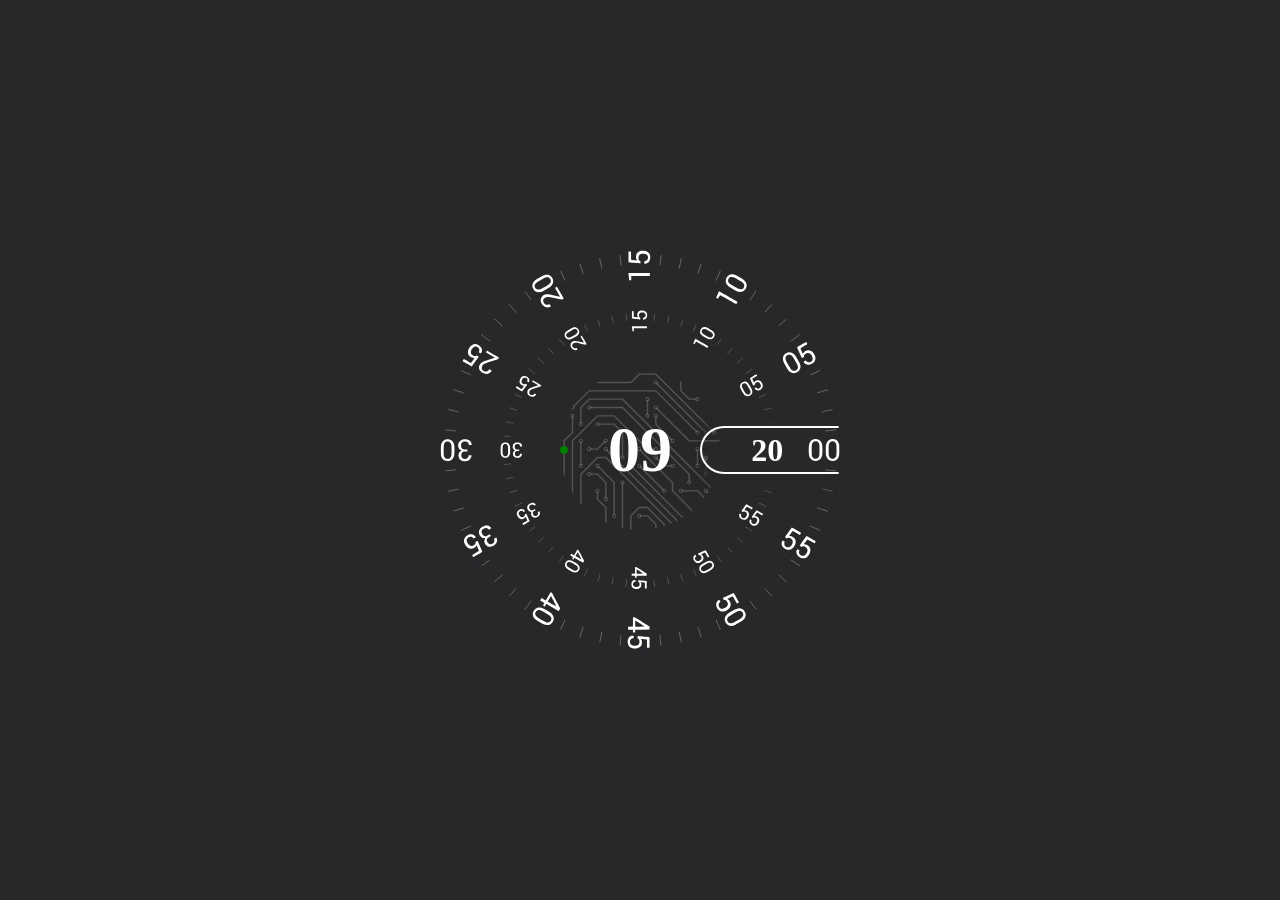
<file: clock/index.html>
<!DOCTYPE html>
<html>
  <head>
    <meta http-equiv="content-type" content="text/html; charset=utf-8" />
    <meta name="viewport" content="width=device-width, initial-scale=1.0">
    <title>JavaScript Clock</title>
    
    <!--[
    This Clock is create by — ( R A H U L )
    GitHub — github.com/owlbunt 
    Instagram — instagram.com/owlbunt
    ]-->
    
    <!-- External Css -->
    <link rel="stylesheet" href="assets/style.css" type="text/css" media="all" />
  </head>
  <body>
    
    <!--[ Main Container]-->
    <div class="container">
      <!--[ Clock Body ]-->
      <div class="clockBody">
        <!--[ Seconds Element ]-->
        <div class="s"></div>
        <!--[ Minutes Element ]-->
        <div class="m" minute='00'>
          <div></div>
        </div>
        <!--[ Hours Element]-->
        <div class="h">00</div>
      </div>
    </div>
    
    <!--[ External JavaScript ]-->
    <script src="assets/script.js" type="text/javascript" charset="utf-8"></script>
  </body>
</html>
</file>
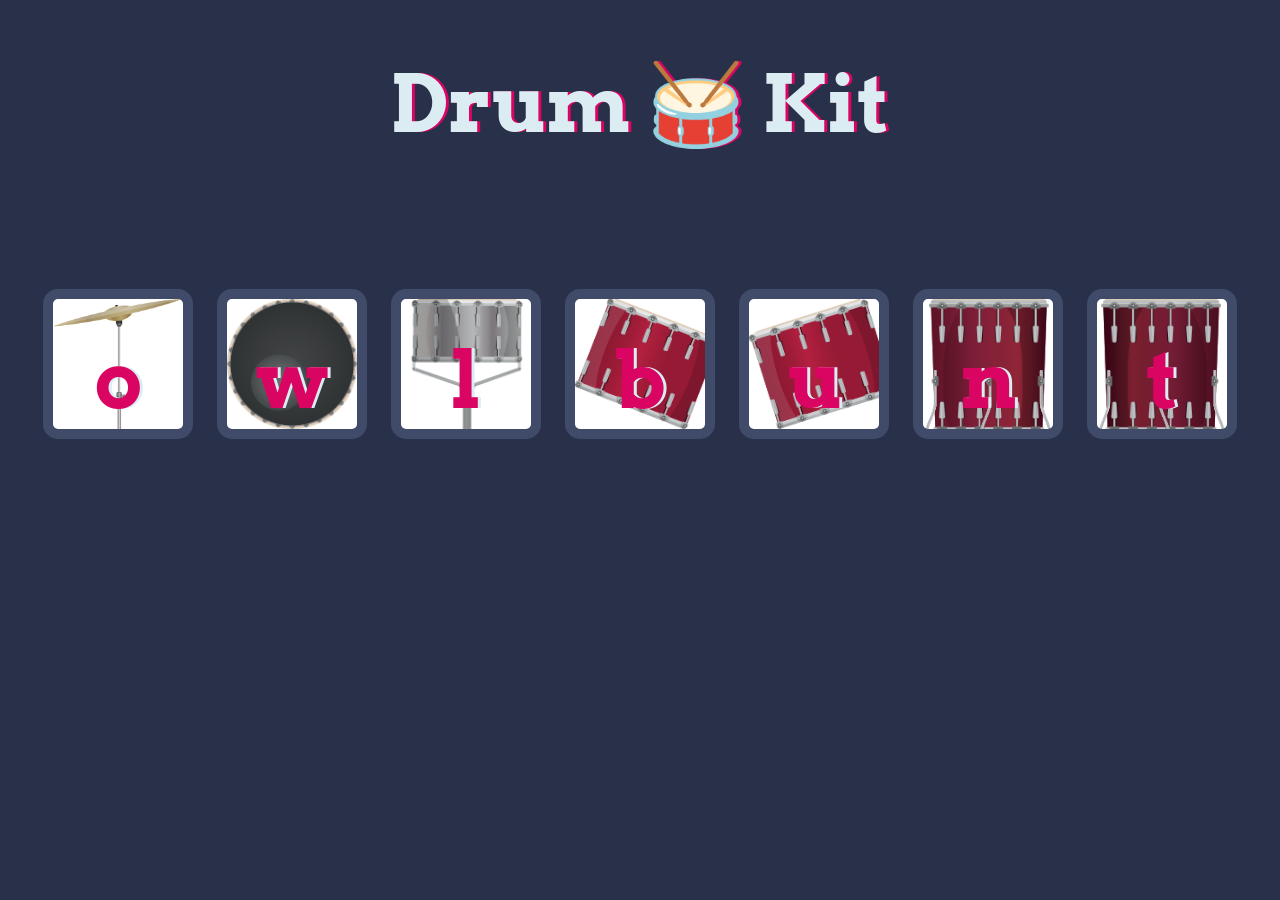
<file: drumKit/index.html>
<!DOCTYPE html>
<html lang="en" dir="ltr">

<head>
  <meta charset="utf-8">
  <meta name="viewport" content="width=device-width, initial-scale=1" />
  <title>Drum Kit</title>

  <!-- External CSS -->
  <link rel="stylesheet" href="Assets/styles.css">
  <link href="https://fonts.googleapis.com/css?family=Arvo" rel="stylesheet">
</head>

<body>

  <h1 id="title">Drum 🥁 Kit</h1>
  <div class="set">
    <button class="o drum">o</button>
    <button class="w drum">w</button>
    <button class="l drum">l</button>
    <button class="b drum">b</button>
    <button class="u drum">u</button>
    <button class="n drum">n</button>
    <button class="t drum">t</button>
  </div>

<!-- External JS -->
<script src="Assets/script.js"></script>
</body>

</html>
</file>
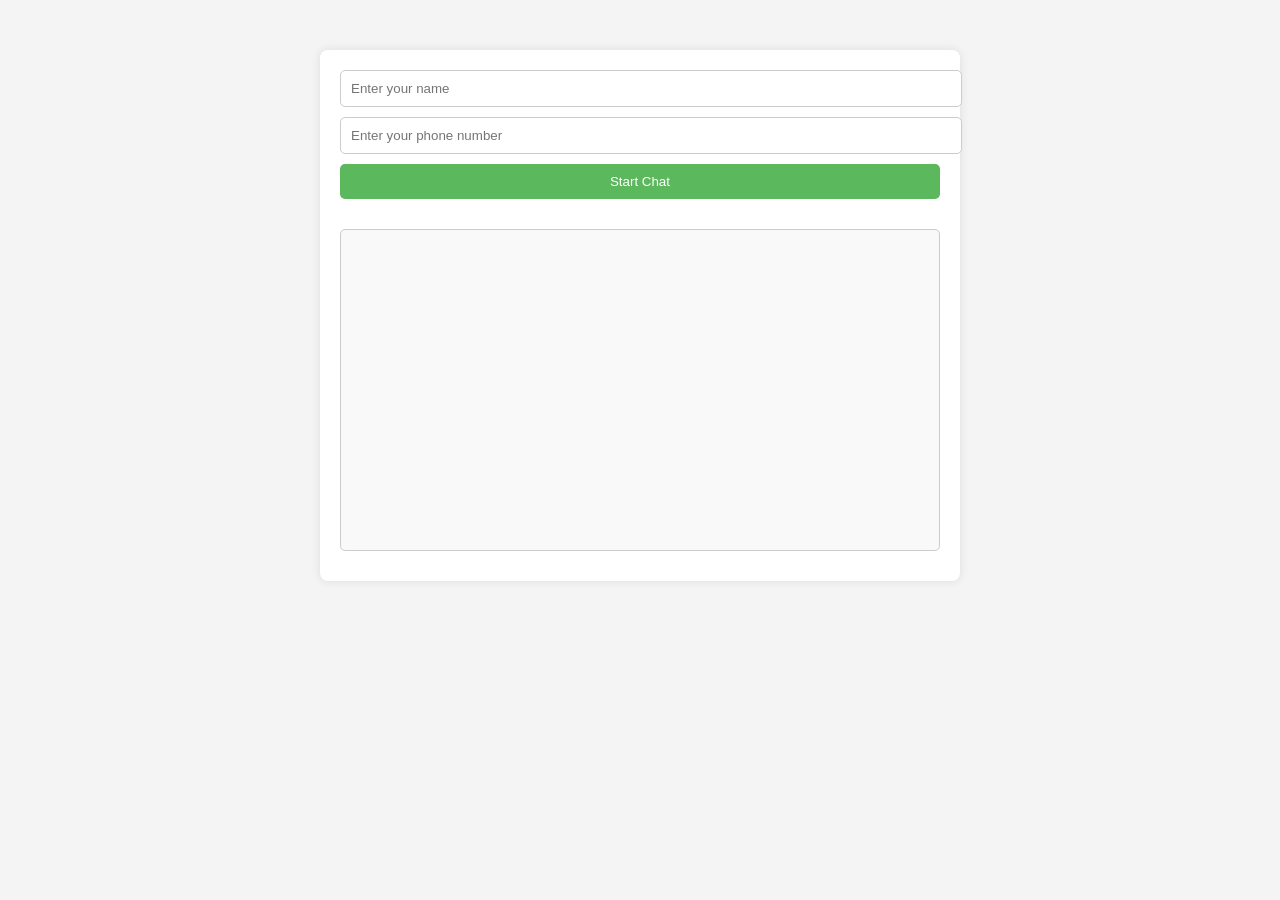
<file: flick/index.html>
<!DOCTYPE html>
<html lang="en">
<head>
    <meta charset="UTF-8">
    <meta name="viewport" content="width=device-width, initial-scale=1.0">
    <title>Chat App</title>
    <style>
        body {
            font-family: Arial, sans-serif;
            margin: 0;
            padding: 0;
            background-color: #f4f4f4;
        }
        #chat-container {
            max-width: 600px;
            margin: 50px auto;
            padding: 20px;
            background: white;
            border-radius: 8px;
            box-shadow: 0 0 10px rgba(0, 0, 0, 0.1);
        }
        #message-container {
            height: 300px;
            overflow-y: scroll;
            border: 1px solid #ccc;
            padding: 10px;
            margin-bottom: 10px;
            border-radius: 5px;
            background-color: #f9f9f9;
        }
        #message-container div {
            margin-bottom: 10px;
        }
        input[type="text"], input[type="submit"] {
            width: 100%;
            padding: 10px;
            margin-bottom: 10px;
            border: 1px solid #ccc;
            border-radius: 5px;
        }
        input[type="submit"] {
            background-color: #5cb85c;
            color: white;
            border: none;
            cursor: pointer;
        }
        input[type="submit"]:hover {
            background-color: #4cae4c;
        }
        #name-phone-container {
            display: none;
            margin-bottom: 20px;
        }
    </style>
</head>
<body>
    <div id="chat-container">
        <div id="name-phone-container">
            <input type="text" id="name" placeholder="Enter your name" required>
            <input type="text" id="Username" placeholder="Enter your phone number" required>
            <input type="submit" id="start-chat" value="Start Chat">
        </div>
        <div id="message-container"></div>
        <input type="text" id="message" placeholder="Type your message" required>
        <input type="submit" id="send-message" value="Send Message">
    </div>

    <script>
        const databaseURL = "https://loomchatapp-default-rtdb.asia-southeast1.firebasedatabase.app/loomChatApp/messages/global.json";
        const messageContainer = document.getElementById("message-container");
        const messageInput = document.getElementById("message");
        const namePhoneContainer = document.getElementById("name-phone-container");
        const nameInput = document.getElementById("name");
        const phoneInput = document.getElementById("Username");
        const startChatButton = document.getElementById("start-chat");

        // Show input for name and phone number
        window.onload = function() {
            namePhoneContainer.style.display = 'block';
            messageInput.style.display = 'none';
            document.getElementById("send-message").style.display = 'none';
        }

        startChatButton.onclick = function() {
            if (nameInput.value && phoneInput.value) {
                namePhoneContainer.style.display = 'none';
                messageInput.style.display = 'block';
                document.getElementById("send-message").style.display = 'inline-block';
                fetchMessages(); // Fetch existing messages
            } else {
                alert("Please enter both your name and phone number.");
            }
        };

        document.getElementById("send-message").onclick = function() {
            const message = messageInput.value;
            const name = nameInput.value;
            const phone = phoneInput.value;

            if (message) {
                const messageData = {
                    name: name,
                    phone: phone,
                    message: message,
                    timestamp: new Date().toISOString()
                };

                // Post message to Firebase
                fetch(databaseURL, {
                    method: 'POST',
                    headers: {
                        'Content-Type': 'application/json',
                    },
                    body: JSON.stringify(messageData),
                })
                .then(response => {
                    if (!response.ok) {
                        throw new Error('Network response was not ok ' + response.statusText);
                    }
                    return response.json();
                })
                .then(data => {
                    displayMessage(name, message);
                    messageInput.value = ""; // Clear input field
                })
                .catch(error => {
                    console.error('Error submitting message:', error);
                });
            } else {
                alert("Please type a message.");
            }
        };

        function displayMessage(name, message) {
            const messageElement = document.createElement("div");
            messageElement.textContent = `${name}: ${message}`;
            messageContainer.appendChild(messageElement);
            messageContainer.scrollTop = messageContainer.scrollHeight; // Scroll to the bottom
        }

        function fetchMessages() {
            fetch(databaseURL)
            .then(response => response.json())
            .then(data => {
                messageContainer.innerHTML = ''; // Clear the container
                for (const key in data) {
                    if (data.hasOwnProperty(key)) {
                        const msgData = data[key];
                        displayMessage(msgData.name, msgData.message);
                    }
                }
            })
            .catch(error => console.error('Error fetching messages:', error));
        }

        // Refresh messages every 5 seconds
        setInterval(fetchMessages, 1000);
    </script>
</body>
</html>
</file>
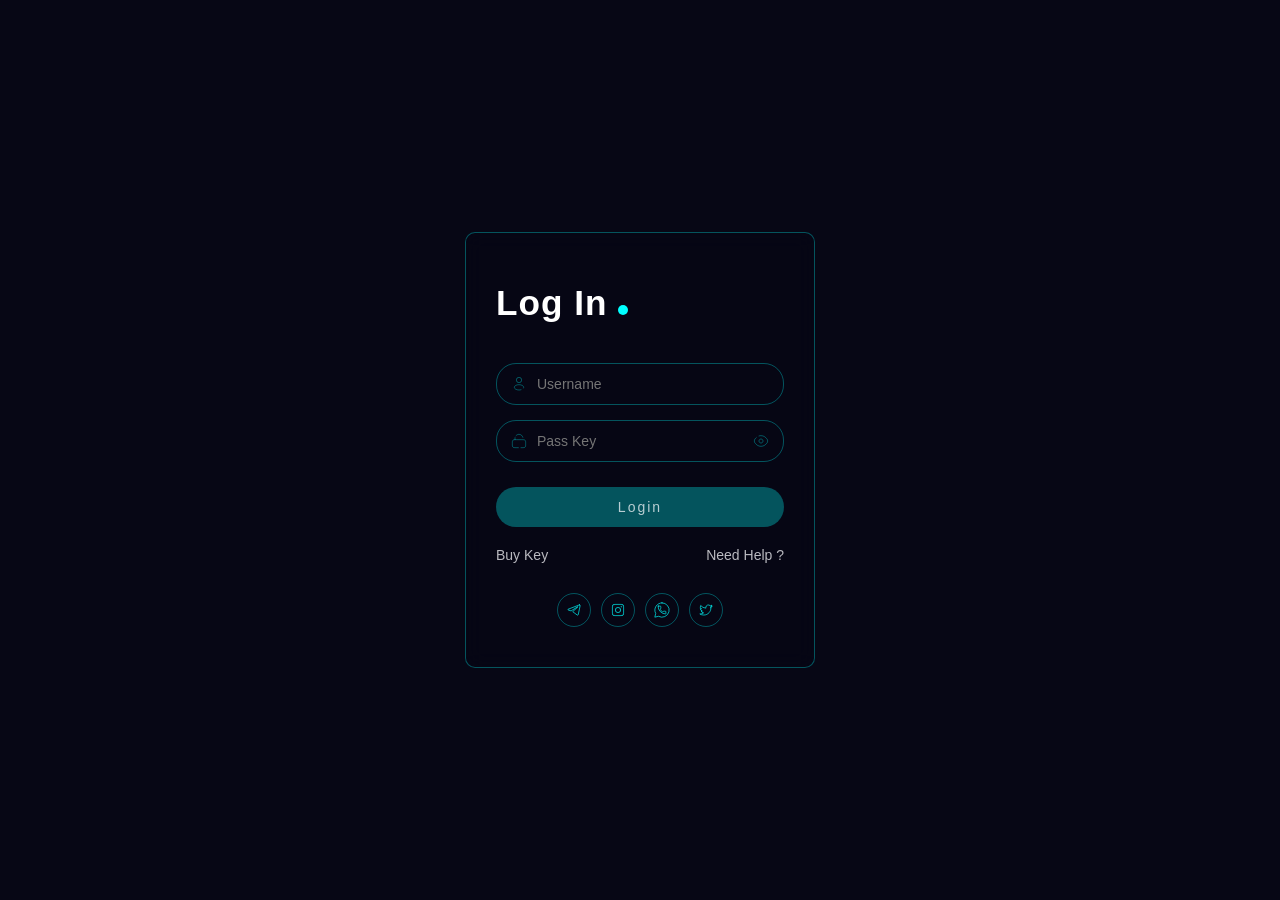
<file: loginPage/index.html>
<!DOCTYPE html>
<html lang="en">
<head>
    <meta charset="UTF-8">
    <meta name="viewport" content="width=device-width, initial-scale=1.0">
    <title>Login Page</title>
    <!-- [External CSS] -->
    <link rel="stylesheet" href="style.css">
</head>
<body>
    <!-- [Main Container] -->
    <main class="container">
        <div class="loginForm">
            <h1 class="heading">Log In</h1>
            <form action="login_process.php" method="post">
                <!-- [User Name] -->
                <div class="userName">
                    <!-- [User Icon] -->
                    <svg xmlns="http://www.w3.org/2000/svg" viewBox="0 0 24 24" fill="none"><circle cx="12" cy="6" r="4" stroke-width="1.5"/><path d="M15 20.6151C14.0907 20.8619 13.0736 21 12 21C8.13401 21 5 19.2091 5 17C5 14.7909 8.13401 13 12 13C15.866 13 19 14.7909 19 17C19 17.3453 18.9234 17.6804 18.7795 18" stroke-width="1.5" stroke-linecap="round"/></svg>
                    <input placeholder="Username" type="text" name="username" id="username">
                </div>
                <!-- [Password] -->
                <div class="password">
                    <!-- [password icon] -->
                    <svg xmlns="http://www.w3.org/2000/svg" viewBox="0 0 24 24" fill="none"><path d="M11 22H8C5.17157 22 3.75736 22 2.87868 21.1213C2 20.2426 2 18.8284 2 16C2 13.1716 2 11.7574 2.87868 10.8787C3.75736 10 5.17157 10 8 10H16C18.8284 10 20.2426 10 21.1213 10.8787C22 11.7574 22 13.1716 22 16C22 18.8284 22 20.2426 21.1213 21.1213C20.2426 22 18.8284 22 16 22H15" stroke-width="1.5" stroke-linecap="round"/><path d="M6 10V8C6 7.65929 6.0284 7.32521 6.08296 7M17.811 6.5C17.1449 3.91216 14.7958 2 12 2C10.223 2 8.62643 2.7725 7.52779 4" stroke-width="1.5" stroke-linecap="round"/></svg>
                    <input placeholder="Pass Key" type="password" name="password" id="password">
                    <!-- [ Show Password ] -->
                    <svg class="showPass" xmlns="http://www.w3.org/2000/svg" viewBox="0 0 24 24" fill="none"><path d="M9 4.45962C9.91153 4.16968 10.9104 4 12 4C16.1819 4 19.028 6.49956 20.7251 8.70433C21.575 9.80853 22 10.3606 22 12C22 13.6394 21.575 14.1915 20.7251 15.2957C19.028 17.5004 16.1819 20 12 20C7.81811 20 4.97196 17.5004 3.27489 15.2957C2.42496 14.1915 2 13.6394 2 12C2 10.3606 2.42496 9.80853 3.27489 8.70433C3.75612 8.07914 4.32973 7.43025 5 6.82137" stroke-width="1.5" stroke-linecap="round"/><path d="M15 12C15 13.6569 13.6569 15 12 15C10.3431 15 9 13.6569 9 12C9 10.3431 10.3431 9 12 9C13.6569 9 15 10.3431 15 12Z" stroke-width="1.5"/></svg>
                </div>
                <button class="loginBtn" type="submit" value="Login">Login</button>
            </form>
            <div class="helpSection">
                <a href="#">Buy Key</a>
                <a href="#">Need Help ?</a>
            </div>
            <div class="socialMenu">
                <a class="socialIcon" href="#"><svg xmlns="http://www.w3.org/2000/svg" viewBox="0 0 48 48" id="Layer_2" data-name="Layer 2"><defs><style>.cls-1{fill:none;;stroke-linecap:round;stroke-linejoin:round;}</style></defs><path class="cls-1" d="M40.83,8.48c1.14,0,2,1,1.54,2.86l-5.58,26.3c-.39,1.87-1.52,2.32-3.08,1.45L20.4,29.26a.4.4,0,0,1,0-.65L35.77,14.73c.7-.62-.15-.92-1.07-.36L15.41,26.54a.46.46,0,0,1-.4.05L6.82,24C5,23.47,5,22.22,7.23,21.33L40,8.69a2.16,2.16,0,0,1,.83-.21Z"/></svg></a>
                <a class="socialIcon" href="#"><svg xmlns="http://www.w3.org/2000/svg" viewBox="0 0 256 256" id="Flat"><path d="M128,84a44,44,0,1,0,44,44A44.04978,44.04978,0,0,0,128,84Zm0,80a36,36,0,1,1,36-36A36.04061,36.04061,0,0,1,128,164ZM172,32H84A52.059,52.059,0,0,0,32,84v88a52.059,52.059,0,0,0,52,52h88a52.059,52.059,0,0,0,52-52V84A52.059,52.059,0,0,0,172,32Zm44,140a44.04978,44.04978,0,0,1-44,44H84a44.04978,44.04978,0,0,1-44-44V84A44.04978,44.04978,0,0,1,84,40h88a44.04978,44.04978,0,0,1,44,44ZM188,76a8,8,0,1,1-8-8A8.00917,8.00917,0,0,1,188,76Z"/></svg></a>
                <a class="socialIcon" href="#"><svg xmlns="http://www.w3.org/2000/svg" viewBox="0 0 48 48" id="Layer_2" data-name="Layer 2"><defs><style>.cls-1{fill:none;;stroke-linecap:round;stroke-linejoin:round;}</style></defs><path class="cls-1" d="M24,2.5A21.52,21.52,0,0,0,5.15,34.36L2.5,45.5l11.14-2.65A21.5,21.5,0,1,0,24,2.5ZM13.25,12.27h5.86a1,1,0,0,1,1,1,10.4,10.4,0,0,0,.66,3.91,1.93,1.93,0,0,1-.66,2.44l-2.05,2a18.6,18.6,0,0,0,3.52,4.79A18.6,18.6,0,0,0,26.35,30l2-2.05c1-1,1.46-1,2.44-.66a10.4,10.4,0,0,0,3.91.66,1.05,1.05,0,0,1,1,1v5.86a1.05,1.05,0,0,1-1,1,23.68,23.68,0,0,1-15.64-6.84,23.6,23.6,0,0,1-6.84-15.64A1.07,1.07,0,0,1,13.25,12.27Z"/></svg></a>
                <a class="socialIcon" href="#"><svg xmlns="http://www.w3.org/2000/svg" viewBox="0 0 48 48" id="Layer_2" data-name="Layer 2"><defs><style>.cls-1{fill:none;;stroke-linecap:round;stroke-linejoin:round;}</style></defs><path class="cls-1" d="M38.74,16.55v1c0,10.07-7.64,21.61-21.62,21.61A21.14,21.14,0,0,1,5.5,35.71a12.22,12.22,0,0,0,1.81.11,15.25,15.25,0,0,0,9.44-3.24,7.56,7.56,0,0,1-7.1-5.29,6.9,6.9,0,0,0,1.44.15,7.53,7.53,0,0,0,2-.27A7.57,7.57,0,0,1,7,19.72v-.1a7.42,7.42,0,0,0,3.44.94A7.54,7.54,0,0,1,8.05,10.5a21.58,21.58,0,0,0,15.68,7.94,6.38,6.38,0,0,1-.21-1.74,7.55,7.55,0,0,1,13.17-5.31,15.59,15.59,0,0,0,4.83-1.85,7.65,7.65,0,0,1-3.39,4.27,15.87,15.87,0,0,0,4.37-1.26,15.56,15.56,0,0,1-3.76,4Z"/></svg></a>
                
            </div>
        </div>
    </main>

    <!-- [ Additional JS ] -->
    <script>
        // [ Disbale Login Button If Id or paswword is empty ] 
        window.addEventListener('DOMContentLoaded',()=>{const t=document.getElementById('username'),e=document.getElementById('password'),n=document.querySelector('.loginBtn'),o=()=>{n.classList.toggle('active',t.value.trim()!==''&&e.value.trim()!=='');n.disabled=!(t.value.trim()!==''&&e.value.trim()!=='')},i=(o)=>{!t.value.trim()||!e.value.trim()&&o.preventDefault()};o(),t.addEventListener('input',o),e.addEventListener('input',o),n.addEventListener('click',i)});
        // [ Show Hide Password]
        const showPassIcon=document.querySelector(".showPass"),passwordInput=document.getElementById("password");showPassIcon.addEventListener("click",()=>{showPassIcon.classList.toggle("active"),passwordInput.type==="password"?passwordInput.type="text":passwordInput.type="password"});
    </script>
</body>
</html>
</file>
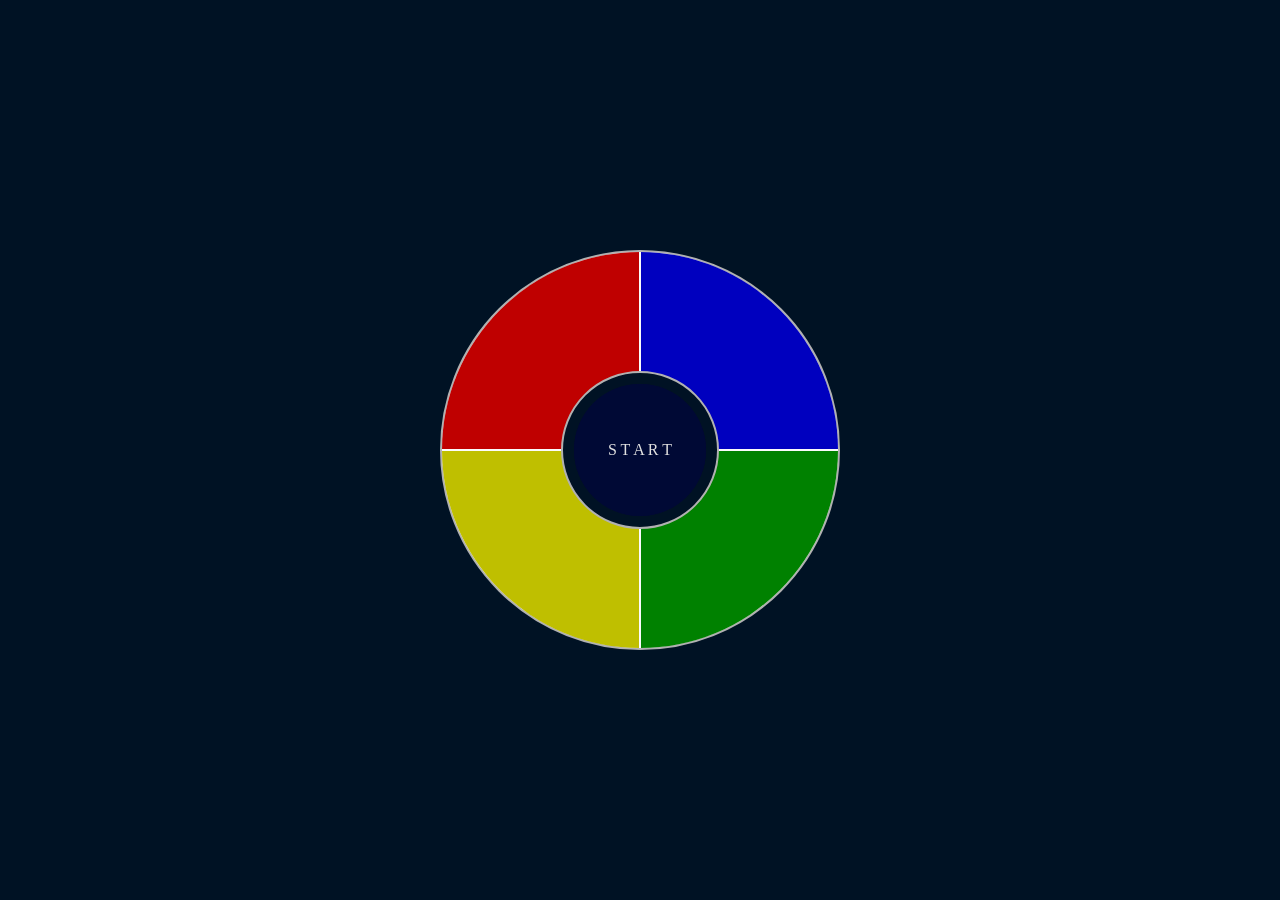
<file: simonGame/index.html>
<!DOCTYPE html>
<html lang="en">
<head>
  <meta charset="UTF-8">
  <meta name="viewport" content="width=device-width, initial-scale=1.0">
  <title>Simon Game</title>
  <!-- [ External CSS ] -->
  <link rel="stylesheet" href="assets/styles.css">
</head>
<body>
  <!-- [ Container ] -->
  <div class="container">
    <!-- [ Circle ] -->
    <div class="circle">
      <!-- [ Inner Circle ] -->
      <div class="innerCircle">
        <buttonn class="start">S T A R T</buttonn>
        <div class="score">
          <span>0</span>
        </div>
      </div>
      <!-- [ Colors ] -->
      <div class="clr red"></div>
      <div class="clr blue"></div>
      <div class="clr yellow"></div>
      <div class="clr green"></div>
    </div>
  </div>

  <!-- [ jQuery ] -->
  <script src="https://ajax.googleapis.com/ajax/libs/jquery/3.7.1/jquery.min.js"></script>
  <!-- [ External JS ] -->
  <script src="assets/script.js"></script>
</body>
</html>
</file>
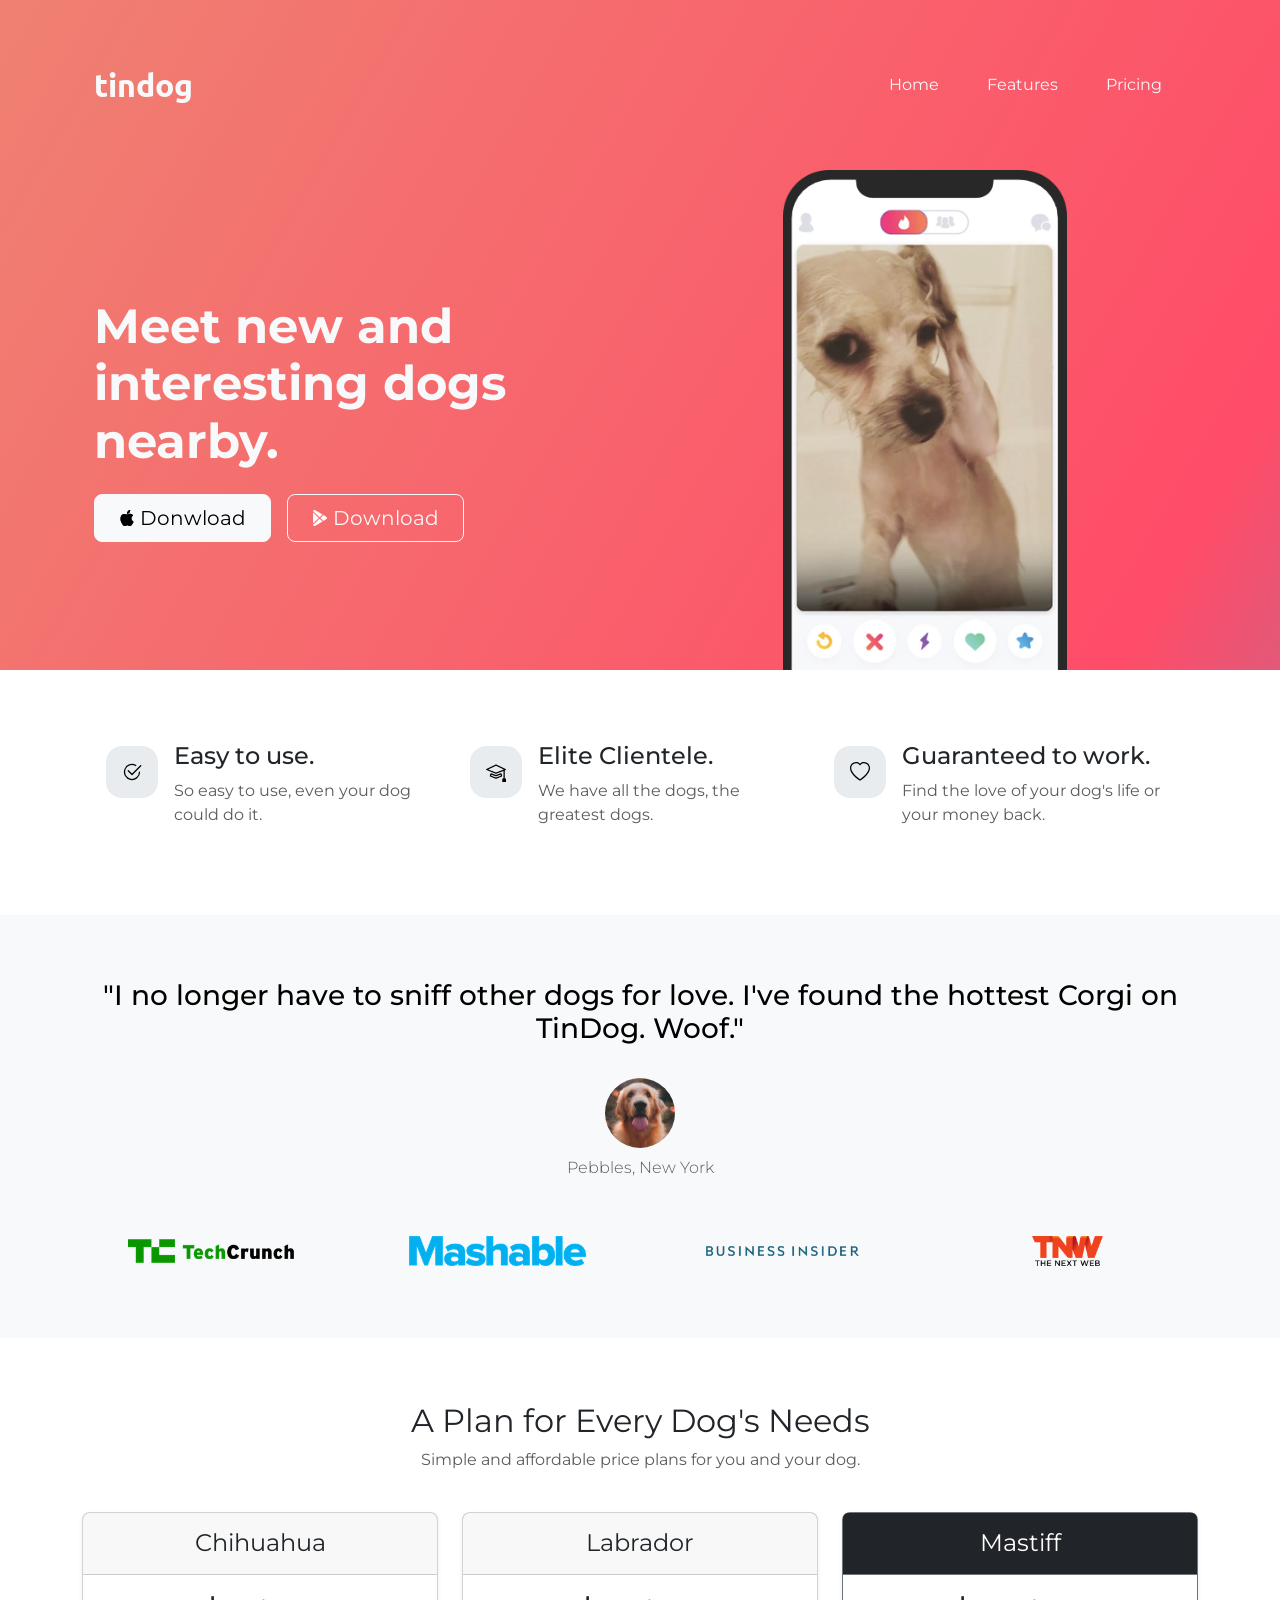
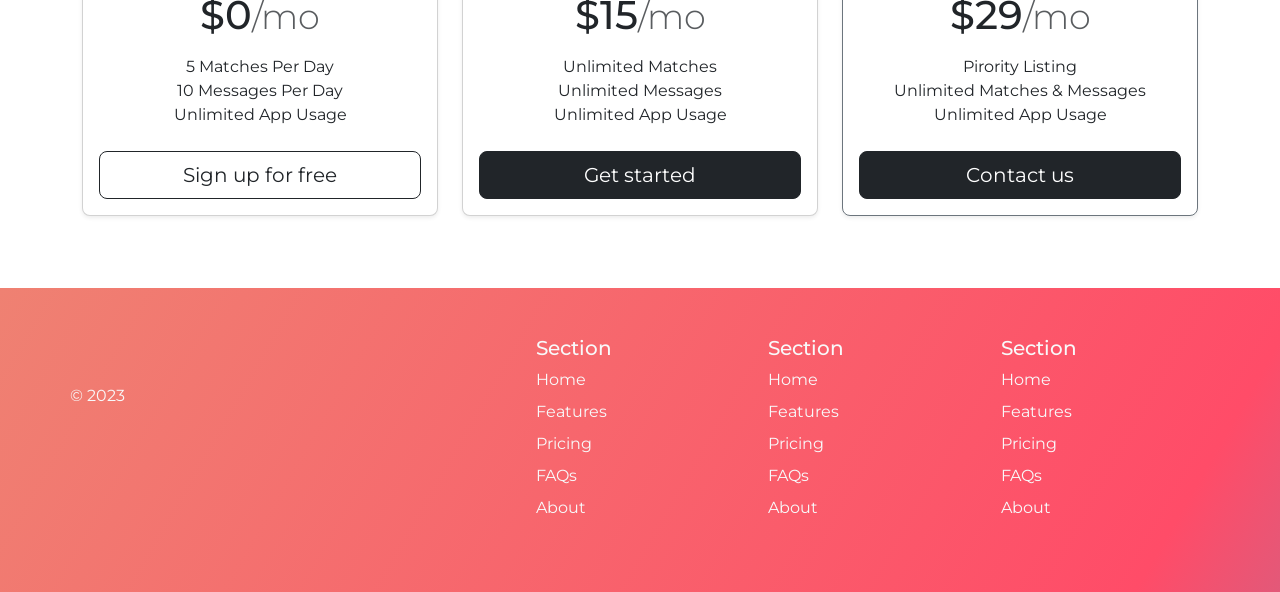
<file: tindog/index.html>
<!DOCTYPE html>
<html lang="en">

<head>
  <meta charset="UTF-8">
  <meta name="viewport" content="width=device-width, initial-scale=1.0">
  <title>TinDog</title>

  <!-- Bootstrap -->
  <link href="https://cdn.jsdelivr.net/npm/bootstrap@5.3.0-alpha3/dist/css/bootstrap.min.css" rel="stylesheet" integrity="sha384-KK94CHFLLe+nY2dmCWGMq91rCGa5gtU4mk92HdvYe+M/SXH301p5ILy+dN9+nJOZ" crossorigin="anonymous">
  <script src="https://cdn.jsdelivr.net/npm/bootstrap@5.3.0-alpha3/dist/js/bootstrap.bundle.min.js" integrity="sha384-ENjdO4Dr2bkBIFxQpeoTz1HIcje39Wm4jDKdf19U8gI4ddQ3GYNS7NTKfAdVQSZe" crossorigin="anonymous"></script>

  <!-- css -->
  <link rel="stylesheet" href="css/style.css">

  <!-- Google fonts -->
  <link href="https://fonts.googleapis.com/css2?family=Montserrat:ital,wght@0,100;0,200;0,300;0,400;0,500;0,600;0,700;0,800;0,900;1,100;1,200;1,300;1,400;1,500;1,600;1,700;1,800;1,900&family=Ubuntu:ital,wght@0,300;0,400;0,500;0,700;1,300;1,400;1,500;1,700&display=swap" rel="stylesheet">


</head>

<body style="font-family:Montserrat;">

  <!-- Title -->
  <section id="title" class="gradient-background pb-5 pb-lg-0">
    <div class="container col-xxl-8 px-4 pt-5">
      <nav class="navbar navbar-expand-lg navbar-dark">
        <div class="container-fluid p-0">
          <a class="navbar-brand fs-2 text-light fw-bold" href="/" style="font-family: ubuntu;">tindog</a>
          <button class="navbar-toggler" type="button" data-bs-toggle="collapse" data-bs-target="#navbarNav" aria-controls="navbarNav" aria-expanded="false" aria-label="Toggle navigation">
            <span class="navbar-toggler-icon"></span>
          </button>
          <div class="collapse navbar-collapse justify-content-end" id="navbarNav">
            <ul class="navbar-nav">
              <li class="nav-item">
                <a class="nav-link active text-light mx-md-3" aria-current="page" href="#">Home</a>
              </li>
              <li class="nav-item">
                <a class="nav-link text-light mx-md-3" href="#features">Features</a>
              </li>
              <li class="nav-item">
                <a class="nav-link text-light mx-md-3" href="#pricing">Pricing</a>
              </li>
            </ul>
          </div>
        </div>
      </nav>
      <div class="row flex-lg-row-reverse align-items-center g-5 pt-5">
        <div class="col-10 col-sm-8 col-lg-6">
          <img src="images/iphone.png" class="d-block mx-lg-auto img-fluid d-none d-lg-block" style="height:500px" alt="Bootstrap Themes" loading="lazy">
        </div>
        <div class="col-lg-6">
          <h1 class=" fw-bold text-light mb-4" style="font-size:3rem">Meet new and interesting dogs nearby.</h1>
          <div class="d-grid gap-2 d-md-flex justify-content-md-start">
            <button type="button" class="btn btn-light btn-lg px-4 me-md-2 my-2 my-md-0"><svg xmlns="http://www.w3.org/2000/svg" width="16" height="16" fill="currentColor" class="bi bi-apple mb-1" viewBox="0 0 16 16">
              <path d="M11.182.008C11.148-.03 9.923.023 8.857 1.18c-1.066 1.156-.902 2.482-.878 2.516.024.034 1.52.087 2.475-1.258.955-1.345.762-2.391.728-2.43Zm3.314 11.733c-.048-.096-2.325-1.234-2.113-3.422.212-2.189 1.675-2.789 1.698-2.854.023-.065-.597-.79-1.254-1.157a3.692 3.692 0 0 0-1.563-.434c-.108-.003-.483-.095-1.254.116-.508.139-1.653.589-1.968.607-.316.018-1.256-.522-2.267-.665-.647-.125-1.333.131-1.824.328-.49.196-1.422.754-2.074 2.237-.652 1.482-.311 3.83-.067 4.56.244.729.625 1.924 1.273 2.796.576.984 1.34 1.667 1.659 1.899.319.232 1.219.386 1.843.067.502-.308 1.408-.485 1.766-.472.357.013 1.061.154 1.782.539.571.197 1.111.115 1.652-.105.541-.221 1.324-1.059 2.238-2.758.347-.79.505-1.217.473-1.282Z"/>
              <path d="M11.182.008C11.148-.03 9.923.023 8.857 1.18c-1.066 1.156-.902 2.482-.878 2.516.024.034 1.52.087 2.475-1.258.955-1.345.762-2.391.728-2.43Zm3.314 11.733c-.048-.096-2.325-1.234-2.113-3.422.212-2.189 1.675-2.789 1.698-2.854.023-.065-.597-.79-1.254-1.157a3.692 3.692 0 0 0-1.563-.434c-.108-.003-.483-.095-1.254.116-.508.139-1.653.589-1.968.607-.316.018-1.256-.522-2.267-.665-.647-.125-1.333.131-1.824.328-.49.196-1.422.754-2.074 2.237-.652 1.482-.311 3.83-.067 4.56.244.729.625 1.924 1.273 2.796.576.984 1.34 1.667 1.659 1.899.319.232 1.219.386 1.843.067.502-.308 1.408-.485 1.766-.472.357.013 1.061.154 1.782.539.571.197 1.111.115 1.652-.105.541-.221 1.324-1.059 2.238-2.758.347-.79.505-1.217.473-1.282Z"/>
            </svg> Donwload</button>
            <button type="button" class="btn btn-outline-light btn-lg px-4"><svg xmlns="http://www.w3.org/2000/svg" width="16" height="16" fill="currentColor" class="bi bi-google-play mb-1" viewBox="0 0 16 16">
              <path d="M14.222 9.374c1.037-.61 1.037-2.137 0-2.748L11.528 5.04 8.32 8l3.207 2.96 2.694-1.586Zm-3.595 2.116L7.583 8.68 1.03 14.73c.201 1.029 1.36 1.61 2.303 1.055l7.294-4.295ZM1 13.396V2.603L6.846 8 1 13.396ZM1.03 1.27l6.553 6.05 3.044-2.81L3.333.215C2.39-.341 1.231.24 1.03 1.27Z"/>
            </svg> Download</button>
          </div>
        </div>
      </div>
    </div>

  </section>

  <!-- Features -->
  <section id="features" class="my-4">
    <div class="container col-xxl-8">
      <div class=px-4 py-5" id="hanging-icons">
        <div class="row g-4 py-5 row-cols-1 row-cols-lg-3">
          <div class="col d-flex align-items-start">
            <div class="icon-square text-body-emphasis bg-body-secondary d-inline-flex align-items-center justify-content-center fs-4 flex-shrink-0 me-3 p-3 rounded-4 mt-1">
              <svg xmlns="http://www.w3.org/2000/svg" width="20" height="20" fill="currentColor" class="bi bi-check2-circle" viewBox="0 0 16 16">
                <path d="M2.5 8a5.5 5.5 0 0 1 8.25-4.764.5.5 0 0 0 .5-.866A6.5 6.5 0 1 0 14.5 8a.5.5 0 0 0-1 0 5.5 5.5 0 1 1-11 0z"/>
                <path d="M15.354 3.354a.5.5 0 0 0-.708-.708L8 9.293 5.354 6.646a.5.5 0 1 0-.708.708l3 3a.5.5 0 0 0 .708 0l7-7z"/>
              </svg>
            </div>
            <div>
              <h3 class="fs-4">Easy to use.</h3>
              <p class="text-muted">So easy to use, even your dog could do it.</p>
            </div>
          </div>
          <div class="col d-flex align-items-start">
            <div class="icon-square text-body-emphasis bg-body-secondary d-inline-flex align-items-center justify-content-center fs-4 flex-shrink-0 me-3 p-3 rounded-4 mt-1">
              <svg xmlns="http://www.w3.org/2000/svg" width="20" height="20" fill="currentColor" class="bi bi-mortarboard" viewBox="0 0 16 16">
                <path d="M8.211 2.047a.5.5 0 0 0-.422 0l-7.5 3.5a.5.5 0 0 0 .025.917l7.5 3a.5.5 0 0 0 .372 0L14 7.14V13a1 1 0 0 0-1 1v2h3v-2a1 1 0 0 0-1-1V6.739l.686-.275a.5.5 0 0 0 .025-.917l-7.5-3.5ZM8 8.46 1.758 5.965 8 3.052l6.242 2.913L8 8.46Z"/>
                <path d="M4.176 9.032a.5.5 0 0 0-.656.327l-.5 1.7a.5.5 0 0 0 .294.605l4.5 1.8a.5.5 0 0 0 .372 0l4.5-1.8a.5.5 0 0 0 .294-.605l-.5-1.7a.5.5 0 0 0-.656-.327L8 10.466 4.176 9.032Zm-.068 1.873.22-.748 3.496 1.311a.5.5 0 0 0 .352 0l3.496-1.311.22.748L8 12.46l-3.892-1.556Z"/>
              </svg>
            </div>
            <div>
              <h3 class="fs-4">Elite Clientele.</h3>
              <p class="text-muted">We have all the dogs, the greatest dogs.</p>
            </div>
          </div>
          <div class="col d-flex align-items-start">
            <div class="icon-square text-body-emphasis bg-body-secondary d-inline-flex align-items-center justify-content-center fs-4 flex-shrink-0 me-3 p-3 rounded-4 mt-1">
              <svg xmlns="http://www.w3.org/2000/svg" width="20" height="20" fill="currentColor" class="bi bi-heart" viewBox="0 0 16 16">
                <path d="m8 2.748-.717-.737C5.6.281 2.514.878 1.4 3.053c-.523 1.023-.641 2.5.314 4.385.92 1.815 2.834 3.989 6.286 6.357 3.452-2.368 5.365-4.542 6.286-6.357.955-1.886.838-3.362.314-4.385C13.486.878 10.4.28 8.717 2.01L8 2.748zM8 15C-7.333 4.868 3.279-3.04 7.824 1.143c.06.055.119.112.176.171a3.12 3.12 0 0 1 .176-.17C12.72-3.042 23.333 4.867 8 15z"/>
              </svg>
            </div>
            <div>
              <h3 class="fs-4">Guaranteed to work.</h3>
              <p class="text-muted">Find the love of your dog's life or your money back.</p>
            </div>
          </div>
        </div>
      </div>
    </div>

  </section>

  <!-- Testimonial -->
  <section id="testimonial"  class="py-5 bg-body-tertiary">
    <div class="container col-xxl-8">
      <div class=" text-center bg-body-tertiary">
        <div class="container py-3">
          <h1 class="text-body-emphasis fs-3">"I no longer have to sniff other dogs for love. I've found the hottest Corgi on TinDog. Woof."</h1>
          <img src="images/dog-img.jpg" class="rounded-circle mt-4" style="height:70px" alt="">
          <p class="col-lg-8 mx-auto lead fs-6 text-muted mt-2">Pebbles, New York</p>
        </div>
        <div class="row my-4">
          <div class="col-12 col-md-3 my-3 my-md-0">
            <img src="images/techcrunch.png" style="height: 30px; width: auto;" alt="">
          </div>
          <div class="col-12 col-md-3 my-3 my-md-0">
            <img src="images/mashable.png" style="height: 30px; width: auto;" alt="">
          </div>
          <div class="col-12 col-md-3 my-3 my-md-0">
            <img src="images/bizinsider.png" style="height: 30px; width: auto;" alt="">
          </div>
          <div class="col-12 col-md-3 my-3 my-md-0">
            <img src="images/tnw.png" style="height: 30px; width: auto;" alt="">
          </div>
        </div>
      </div>
    </div>

  </section>

  <!-- Pricing -->
  <section id="pricing" class="my-5">
    <div class="container col-xxl-8">
      <div class="pricing-header p-3 pb-md-4 mx-auto text-center">
        <h1 class="display-4 fw-normal fs-2">A Plan for Every Dog's Needs</h1>
        <p class="fs-6 text-body-secondary ">Simple and affordable price plans for you and your dog.</p>
      </div>
      
      <div class="row row-cols-1 row-cols-md-3 mb-3 text-center px-3 px-md-0">
        <div class="col">
          <div class="card mb-4 rounded-3 shadow-sm ">
            <div class="card-header py-3">
              <h4 class="my-0 fw-normal">Chihuahua</h4>
            </div>
            <div class="card-body">
              <h1 class="card-title pricing-card-title">$0<small class="text-body-secondary fw-light">/mo</small></h1>
              <ul class="list-unstyled mt-3 mb-4">
                <li>5 Matches Per Day</li>
                <li>10 Messages Per Day</li>
                <li>Unlimited App Usage</li>
              </ul>
              <button type="button" class="w-100 btn btn-lg btn-outline-dark">Sign up for free</button>
            </div>
          </div>
        </div>
        <div class="col">
          <div class="card mb-4 rounded-3 shadow-sm">
            <div class="card-header py-3">
              <h4 class="my-0 fw-normal">Labrador</h4>
            </div>
            <div class="card-body">
              <h1 class="card-title pricing-card-title">$15<small class="text-body-secondary fw-light">/mo</small></h1>
              <ul class="list-unstyled mt-3 mb-4">
                <li>Unlimited Matches</li>
                <li>Unlimited Messages</li>
                <li>Unlimited App Usage</li>
              </ul>
              <button type="button" class="w-100 btn btn-lg btn-dark">Get started</button>
            </div>
          </div>
        </div>
        <div class="col">
          <div class="card mb-4 rounded-3 shadow-sm border-secondary">
            <div class="card-header py-3 text-bg-dark border-secondary">
              <h4 class="my-0 fw-normal">Mastiff</h4>
            </div>
            <div class="card-body">
              <h1 class="card-title pricing-card-title">$29<small class="text-body-secondary fw-light">/mo</small></h1>
              <ul class="list-unstyled mt-3 mb-4">
                <li>Pirority Listing</li>
                <li>Unlimited Matches & Messages</li>
                <li>Unlimited App Usage</li>
              </ul>
              <button type="button" class="w-100 btn btn-lg btn-dark">Contact us</button>
            </div>
          </div>
        </div>
      </div>
    </div>

  </section>

  <!-- Footer -->
  <section id="footer" class="gradient-background">
    <div class="container col-xxl-8 px-4 px-md-0">
      <footer class="row row-cols-1 row-cols-sm-2 row-cols-md-5 py-5 mt-5">
        <div class="col mb-3">
          <a href="/" class="d-flex align-items-center mb-3 link-body-emphasis text-decoration-none">
            <svg class="bi me-2" width="40" height="32"><use xlink:href="#bootstrap"></use></svg>
          </a>
          <p class="text-light">© 2023</p>
        </div>
    
        <div class="col mb-3">
    
        </div>
    
        <div class="col mb-3">
          <h5 class="text-light">Section</h5>
          <ul class="nav flex-column">
            <li class="nav-item mb-2"><a href="#" class="nav-link p-0 text-light">Home</a></li>
            <li class="nav-item mb-2"><a href="#" class="nav-link p-0 text-light">Features</a></li>
            <li class="nav-item mb-2"><a href="#" class="nav-link p-0 text-light">Pricing</a></li>
            <li class="nav-item mb-2"><a href="#" class="nav-link p-0 text-light">FAQs</a></li>
            <li class="nav-item mb-2"><a href="#" class="nav-link p-0 text-light">About</a></li>
          </ul>
        </div>
    
        <div class="col mb-3">
          <h5 class="text-light">Section</h5>
          <ul class="nav flex-column">
            <li class="nav-item mb-2"><a href="#" class="nav-link p-0 text-light">Home</a></li>
            <li class="nav-item mb-2"><a href="#" class="nav-link p-0 text-light">Features</a></li>
            <li class="nav-item mb-2"><a href="#" class="nav-link p-0 text-light">Pricing</a></li>
            <li class="nav-item mb-2"><a href="#" class="nav-link p-0 text-light">FAQs</a></li>
            <li class="nav-item mb-2"><a href="#" class="nav-link p-0 text-light">About</a></li>
          </ul>
        </div>
    
        <div class="col mb-3">
          <h5 class="text-light">Section</h5>
          <ul class="nav flex-column">
            <li class="nav-item mb-2"><a href="#" class="nav-link p-0 text-light">Home</a></li>
            <li class="nav-item mb-2"><a href="#" class="nav-link p-0 text-light">Features</a></li>
            <li class="nav-item mb-2"><a href="#" class="nav-link p-0 text-light">Pricing</a></li>
            <li class="nav-item mb-2"><a href="#" class="nav-link p-0 text-light">FAQs</a></li>
            <li class="nav-item mb-2"><a href="#" class="nav-link p-0 text-light">About</a></li>
          </ul>
        </div>
      </footer>
    </div>
  </section>

</body>

</html>
</file>
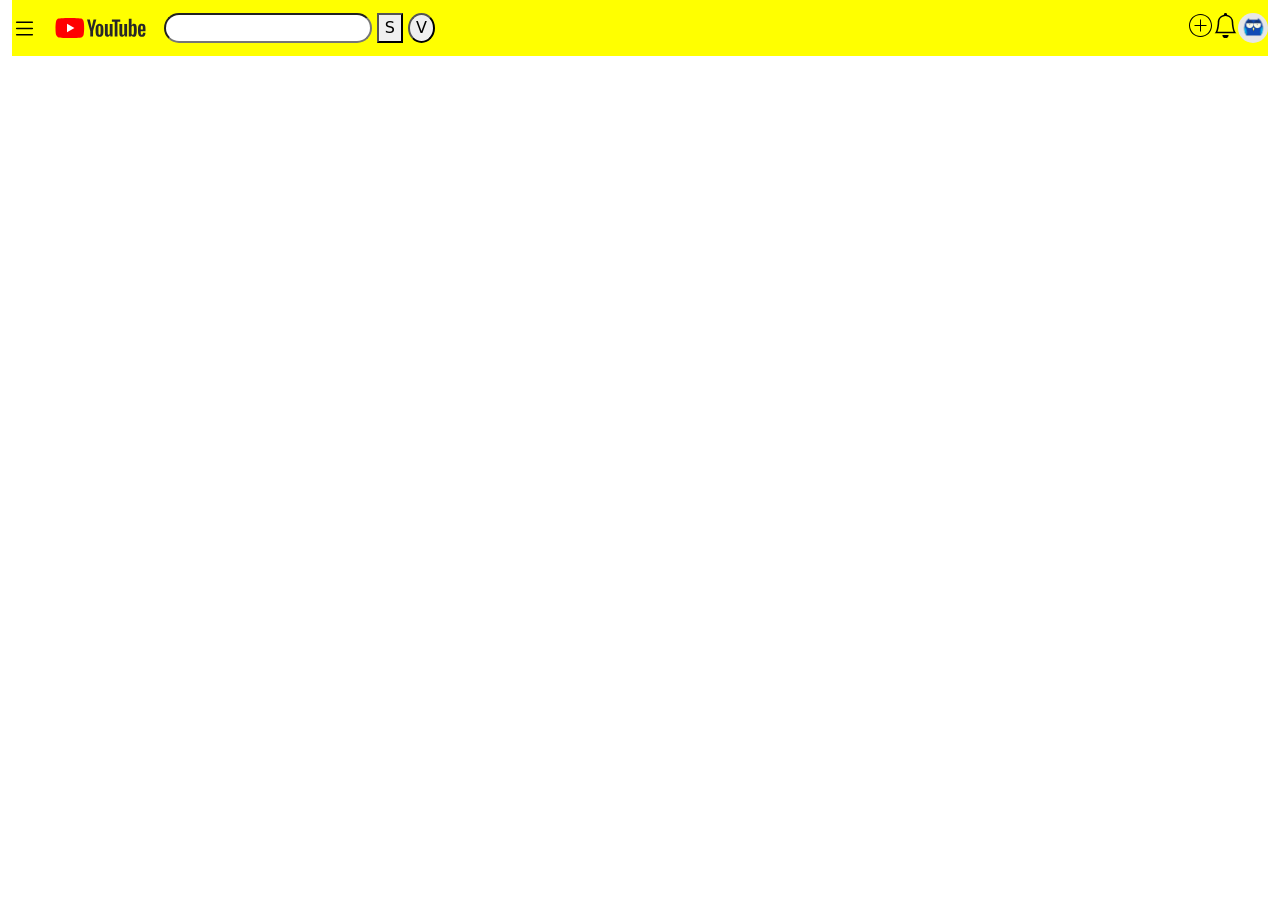
<file: youtubeClone/index.html>
<!DOCTYPE html>
<html lang="en">
<head>
    <meta charset="UTF-8">
    <meta name="viewport" content="width=device-width, initial-scale=1.0">
    <title>Document</title>
    <!-- [Bootstrap] -->
    <link href="https://cdn.jsdelivr.net/npm/bootstrap@5.3.2/dist/css/bootstrap.min.css" rel="stylesheet" integrity="sha384-T3c6CoIi6uLrA9TneNEoa7RxnatzjcDSCmG1MXxSR1GAsXEV/Dwwykc2MPK8M2HN" crossorigin="anonymous">
    <!-- [External CSS] -->
    <link rel="stylesheet" href="assets/style.css">
</head>
<body>
    <!-- [Main Body] -->
    <div class="container-fluid">
        <!-- [Header] -->
        <header id="header">
            <div class="headerLeft">
                <div class="menuIcon d-inline-block"><img src="assets/images/menuIcon.svg" alt="Menu Icon" srcset=""></div>
                <div class="youtubeLogo d-inline-block"><img src="assets/images/youtubeLogo.svg" alt="Youtube Logo" srcset=""></div>
                <!-- [ Search ] -->
                <div class="search d-inline-block">
                    <input class="rounded-pill" type="text" name="searchInput" id="searchInput">
                    <button class="searchBtn">S</button>
                    <button class="voiceBtn rounded-circle">V</button>
                </div>
            </div>
            <!-- [Header Left] -->
            <div class="headerRight d-flex">
                <div class="create"><img src="assets/images/createIcon.svg" alt=""></div>
                <div class="notif"><img src="assets/images/notif.svg" alt=""></div>
                <div class="profile rounded-circle overflow-hidden"><img src="assets/images/profileIcon.jpg" alt="Profile"></div>
            </div>
        </header>
    </div>
    <!-- [External JavaScript] -->
</body>
</html>
</file>
<file: clock/assets/style.css>
:root{
  --background:#28282B; 
  --foreground : #fefefe;
  --sStart: 0;  /* Don't Change or Delete */
  --sEnd : 0;   /* Don't Change or Delete */
  --mStart : 0; /* Don't Change or Delete */
  --mEnd : 0;   /* Don't Change or Delete */
}

/* Default Values */
html, body{
  margin: 0;
  padding: 0;
  box-sizing: border-box;
  font-family: 'Roboto';
}

/* Main Container */
.container{
  height: 100vh;
  width: 100vw;
  background:var(--background);
  display: flex;
  align-items: center;
  justify-content: center;
}

/* Clock Body */
.clockBody{
  background:var(--background);
  height: auto;
  width: 80vw;
  aspect-ratio: 1/1;
  max-width: 400px;
  overflow: hidden;
  position: relative;
  display: flex;
  align-items: center;
  justify-content: center;
  border-radius: 100%;
}
.clockBody::before{
  display: flex;
  align-self: center;
  content: '';
  background:var(--indicator ,red);
  height: .5rem;
  width: .5rem;
  position: absolute;
  left:30%;
  z-index: 6;
  border-radius: 100%;
}

.clockBody::after{
  box-sizing: border-box;
  display: inline-block;
  content: '';
  height: 3rem;
  width: 35%;
  background: transparent;
  border: 2px solid var(--foreground);
  box-shadow: 0px 15px 10px -2px var(--background), 0px -10px 10px -2px var(--background);
  border-right:0;
  border-radius: 3rem 0 0 3rem;
  position:absolute;
  z-index: 5;
  right: 0;
}

/* Second */
.s{
  height:100%;
  width: 100%;
  background: url("images/clock.svg");
  background-size: cover;
  background-repeat: no-repeat;
  border-radius: 100%;
  z-index: 3;
  position: absolute;
  top:0;
  left:0;
  animation: second 60s infinite linear;
}
.s::before{
  display: inline-block;
  content: '';
  height: 100%;
  width: 100%;
  position: relative;
  background: url('images/clockBg.svg');
  opacity: .4;
}

/* Minute */
.m{
  height: auto;
  width: 70%;
  aspect-ratio: 1/1;
  z-index: 3;
  position: absolute;
}
.m::after{
  display: flex;
  content: attr(minute);
  height: 3rem;
  width: auto;
  padding: 0 .5rem;
  background:var(--background);
  position:absolute;
  top:calc(50% - 1.5rem);
  right:-4%;
  z-index: 4;
  align-items: center;
  justify-content:center;
  color: var(--foreground);
  font-size: 2rem;
  font-weight: bold;
}
.m div{
  height: 100%;
  width: 100%;
  background:url('images/clock.svg');
  background-size: cover;
  background-repeat:no-repeat; 
  border-radius: 100%;
  z-index: 3;
  position:absolute;
  animation: minute 3600s infinite linear;
}
.m div::before{
  display: inline-block;
  content: '';
  height: 100%;
  width: 100%;
  position: relative;
  background: url('images/clockBg.svg');
  opacity: .4;
}

/* Hour */
.h{
  height: auto;
  width: 40%;
  aspect-ratio: 1/1;
  background: url('images/texture.svg');
  background-size: cover;
  background-repeat: no-repeat;
  color: var(--foreground);
  border-radius: 100%;
  z-index: 3;
  display: flex;
  align-items:center;
  justify-content: center;
  font-size: 4rem;
  font-weight: bold;
}

/* Roatate Animation */
@keyframes second{
    from {
      transform:rotate(var(--sStart));
    }
    to {
      transform:rotate(var(--sEnd));
    }
  }
  
  @keyframes minute{
    from {
      transform:rotate(var(--mStart));
    }
    to {
      transform:rotate(var(--mEnd));
    }
  }
</file>
<file: drumKit/Assets/styles.css>
body {
  text-align: center;
  background-color: #283149;
}

h1 {
  font-size: 5rem;
  color: #DBEDF3;
  font-family: "Arvo", cursive;
  text-shadow: 3px 0 #DA0463;

}

footer {
  color: #DBEDF3;
  font-family: sans-serif;
}

.o {
  background: url("images/crash.png");
  background-repeat: no-repeat;
  background-size: cover;
}

.w {
  background: url("images/kick.png");
  background-repeat: no-repeat;
  background-size: cover;
}

.l {
  background: url("images/snare.png");
  background-repeat: no-repeat;
  background-size: cover;
}

.b {
  background: url("images/tom1.png");
  background-repeat: no-repeat;
  background-size: cover;
}

.u {
  background: url("images/tom2.png");
  background-repeat: no-repeat;
  background-size: cover;
}

.n {
  background: url("images/tom3.png");
  background-repeat: no-repeat;
  background-size: cover;
}

.t {
  background: url("images/tom4.png");
  background-repeat: no-repeat;
  background-size: cover;
}

.set {
  margin: 10% auto;
}

.game-over {
  background-color: red;
  opacity: 0.8;
}

.pressed {
  box-shadow: 0 3px 4px 0 #DBEDF3;
  opacity: 0.5;
}

.red {
  color: red;
}

.drum {
  outline: none;
  border: 10px solid #404B69;
  font-size: 5rem;
  font-family: 'Arvo', cursive;
  line-height: 2;
  font-weight: 900;
  color: #DA0463;
  text-shadow: 3px 0 #DBEDF3;
  border-radius: 15px;
  display: inline-block;
  width: 150px;
  height: 150px;
  text-align: center;
  margin: 10px;
  background-color: white;
}
</file>
<file: loginPage/style.css>
/* Universal Values */
:root{
    --background: #070715;
    --cyan : #00ffff;
    --cyanLight : #00ffff50;
}

/* Body */
body {
    background: url(https://i.ibb.co/6Rb0v4T/background-Img.jpg);
    padding: 0;
    margin: 0;
    font-family: 'Arial', sans-serif;
    display: grid;
    place-items: center;
    height: 100dvh;
    width: 100dvw;
    background-color: var(--background);
    background-repeat: no-repeat;
    background-position: center;
    background-size: cover;
    box-sizing: border-box;
}

/* Main Container */
.container {
    border: 1px solid var(--cyanLight);
    border-radius: 10px;
    padding: 30px;
    width:calc(100% - 40px);
    max-width: 350px;
    background-color: #0707153e;
    backdrop-filter: blur(10px);
    box-sizing: border-box;
}

/* Heading */
.heading {
    color: white;
    margin: 20px 0 40px 0;
    text-transform: capitalize;
    letter-spacing: 1px;
    font-size:2.2rem;
}
.heading::after{
    content: '';
    background: var(--cyan);
    height: 10px;
    width: 10px;
    border-radius: 100%;
    display: inline-block;
    margin-left: 10px;
}

/* Input */
.loginForm input {
    box-sizing: border-box;
    border-radius: 20px;
    background: inherit;
    border: 1px solid var(--cyanLight);
    padding: 12px 40px;
    color: #fafafc;
    font-size: 14px;
    width: 100%;
    position: relative;
}

/* Input Icons */
.loginForm .userName, .loginForm .password{
    margin-bottom: 15px;
    position: relative;
}
.userName svg, .password svg{
    position: absolute;
    z-index: 3;
    top: 50%;
    transform: translateY(-50%);
    left: 15px;
    stroke: var(--cyanLight);
    height: 16px;
    width: 16px;
}
.password .showPass{
    right: 15px;
    left: auto;
    cursor: pointer;
}
.password .showPass.active{
    stroke: var(--cyan);
}

.loginForm input::before{
    content: 'qssssss';
    display: inline-block;
    background: red;
}

/* Logi Button */
.loginForm .loginBtn{
    margin: 10px 0 20px;
    padding: 12px;
    width: 100%;
    border-radius:20px;
    background:var(--cyanLight);
    color: #fafafcbc;
    font-size: 14px;
    letter-spacing: 2px;
    border: 0;
    transition: all .3s ease;
    cursor: not-allowed;
}
.loginBtn.active{
    background: var(--cyan);
    color: var(--background);
    cursor: pointer;
}

/* Help Section */
.helpSection{
    display: flex;
    justify-content: space-between;
}
.helpSection a{
    text-decoration: none;
    color: #fafafcbd;
    font-size: 14px;
}
.helpSection a:hover{
    color: var(--cyan);
}

/* Social media icon */
.socialMenu{
    display: flex;
    align-items: center;
    justify-content: center;
    margin: 20px 0 0;
}
.socialIcon{
    padding: 5px;
    height: 22px;
    background: inherit;
    aspect-ratio: 1/1;
    border-radius: 100%;
    display: grid;
    place-items: center;
    margin: 10px 5px;
    border: 1px solid var(--cyanLight);
    transition: all .3s ease;
}
.socialIcon svg{
    height: 16px;
    width: 16px;
    fill:var(--cyan);
    stroke: var(--cyan);
    stroke-width: 2px;
}
.socialIcon:hover{
    background: var(--cyan);
}
.socialIcon:hover svg{
    fill: var(--background);
    stroke: var(--background);
}
</file>
<file: simonGame/assets/styles.css>
/* Define Custom CSS Variables */
:root{
  --primaryColor :#001224;
  --textColor :#b1b1b1;
}

/* BODY Styles */
body{
  margin: 0;
  padding: 0;
  box-sizing: border-box;
  background: var(--primaryColor);
  height: 100vh;
  width: 100vw;
  font-family: roboto;
  user-select: none;
  -webkit-touch-callout: none;
}

/* CONTAINER Styles */
.container{
  height: 100%;
  width: 100%;
  background: inherit;
  display: flex;
  align-items: center;
  justify-content: center;
}

/* GAME BOARD Styles */
.circle{
  height: auto;
  width: 100vw;
  max-width: 400px;
  aspect-ratio: 1/1;
  border: 2px solid var(--textColor); 
  background:#fefefe;
  border-radius: 100%;
  display: flex;
  align-items: center;
  justify-content: center;
  flex-wrap: wrap;
  box-sizing: border-box;
  overflow: hidden;
  position: relative;
  margin: 1rem;
}

/* INNER CIRCLE Styles */
.innerCircle{
  height: 40%;
  width: auto;
  aspect-ratio: 1/1;
  background: var(--primaryColor);
  position: absolute;
  z-index: 5;
  border-radius: 100%;
  box-sizing: border-box;
  display: flex;
  align-items: center;
  justify-content: center;
  border: 2px solid var(--textColor);
}

/* Start Button Styles */
.start{
  display: flex;
  align-items: center;
  justify-content: center;
  height: 85%;
  aspect-ratio: 1/1;
  background: #000935;
  border-radius: 100%;
  color: #e0e0e0;
  font-size: 100%;
  z-index: 5;
  transition: all .5s;
}
.start:active{
  filter: brightness(5);
}

/* SCORE Styles */
.score{
  display:flex;
  height: 85%;
  aspect-ratio: 1/1;
  background: #000935;
  z-index: 3;
  position: absolute;
  border-radius: 100%;
  color: #fff;
  align-items: center;
  justify-content: center;
  font-size: 1.4rem;
}

/* COLORS Styles */
.clr{
  display: block;
  height: 50%;
  width: auto;
  aspect-ratio: 1/1;
  background: inherit;
  border: 1px solid var(--textColor);
  box-sizing: border-box;
  pointer-events: none;
  filter: contrast(2.5);
}
.red{
  background: #990000;
  border-left:0;
  border-top: 0;
}
.blue{
  background: #000099;
  border-top: 0;
  border-right: 0;
}
.yellow{
  background: #999900;
  border-left: 0;
  border-bottom: 0;
}
.green{
  background:#008000;
  border-right: 0;
  border-bottom: 0;
}
</file>
<file: tindog/css/style.css>
/* gradient Background */
.gradient-background {
  background: linear-gradient(300deg, #00bfff, #ff4c68, #ef8172);
  background-size: 180% 180%;
  animation: gradient-animation 18s ease infinite;
}

@keyframes gradient-animation {
  0% {
    background-position: 0% 50%;
  }
  50% {
    background-position: 100% 50%;
  }
  100% {
    background-position: 0% 50%;
  }
}
</file>
<file: youtubeClone/assets/style.css>
/* Body */
body{
    margin: 0;
    padding: 0;
    height: 100dvh;
    width: 100%;
}

/* Header */
#header{
    height: 56px;
    background: yellow;
    width: 100%;
    box-sizing: border-box;
    display: flex;
    align-items: center;
    justify-content: space-between;
}
/* Header Left */
.menuIcon img{
    height: 25px;
}
.youtubeLogo img{
    height: 30px;
}

/* Header Right */
.profile img{
    height: 30px;
    width: auto;
    aspect-ratio: 1/1;
}
.create img, .notif img{
    height: 25px;
    width: auto;
    aspect-ratio: 1/1;
}
</file>
